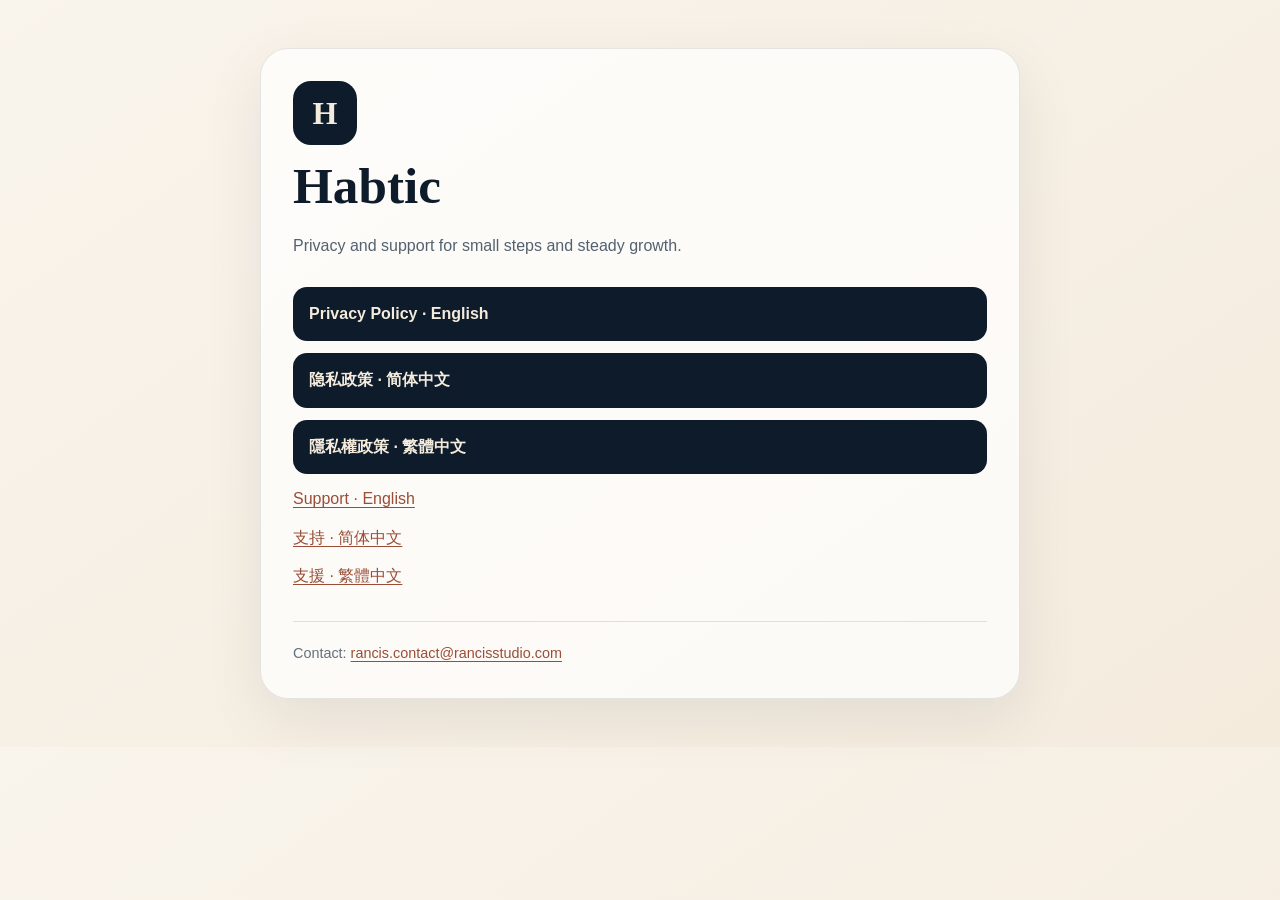
<file: index.html>
<!doctype html><html lang="en"><head><meta charset="utf-8"><meta name="viewport" content="width=device-width,initial-scale=1"><title>Habtic Support</title><link rel="stylesheet" href="styles.css"></head><body><main><div class="mark">H</div><h1>Habtic</h1><p class="lede">Privacy and support for small steps and steady growth.</p><div class="links"><a class="button" href="privacy/en/">Privacy Policy · English</a><a class="button" href="privacy/zh-hans/">隐私政策 · 简体中文</a><a class="button" href="privacy/zh-hant/">隱私權政策 · 繁體中文</a><a href="support/en/">Support · English</a><a href="support/zh-hans/">支持 · 简体中文</a><a href="support/zh-hant/">支援 · 繁體中文</a></div><footer>Contact: <a href="mailto:rancis.contact@rancisstudio.com">rancis.contact@rancisstudio.com</a></footer></main></body></html>
</file>
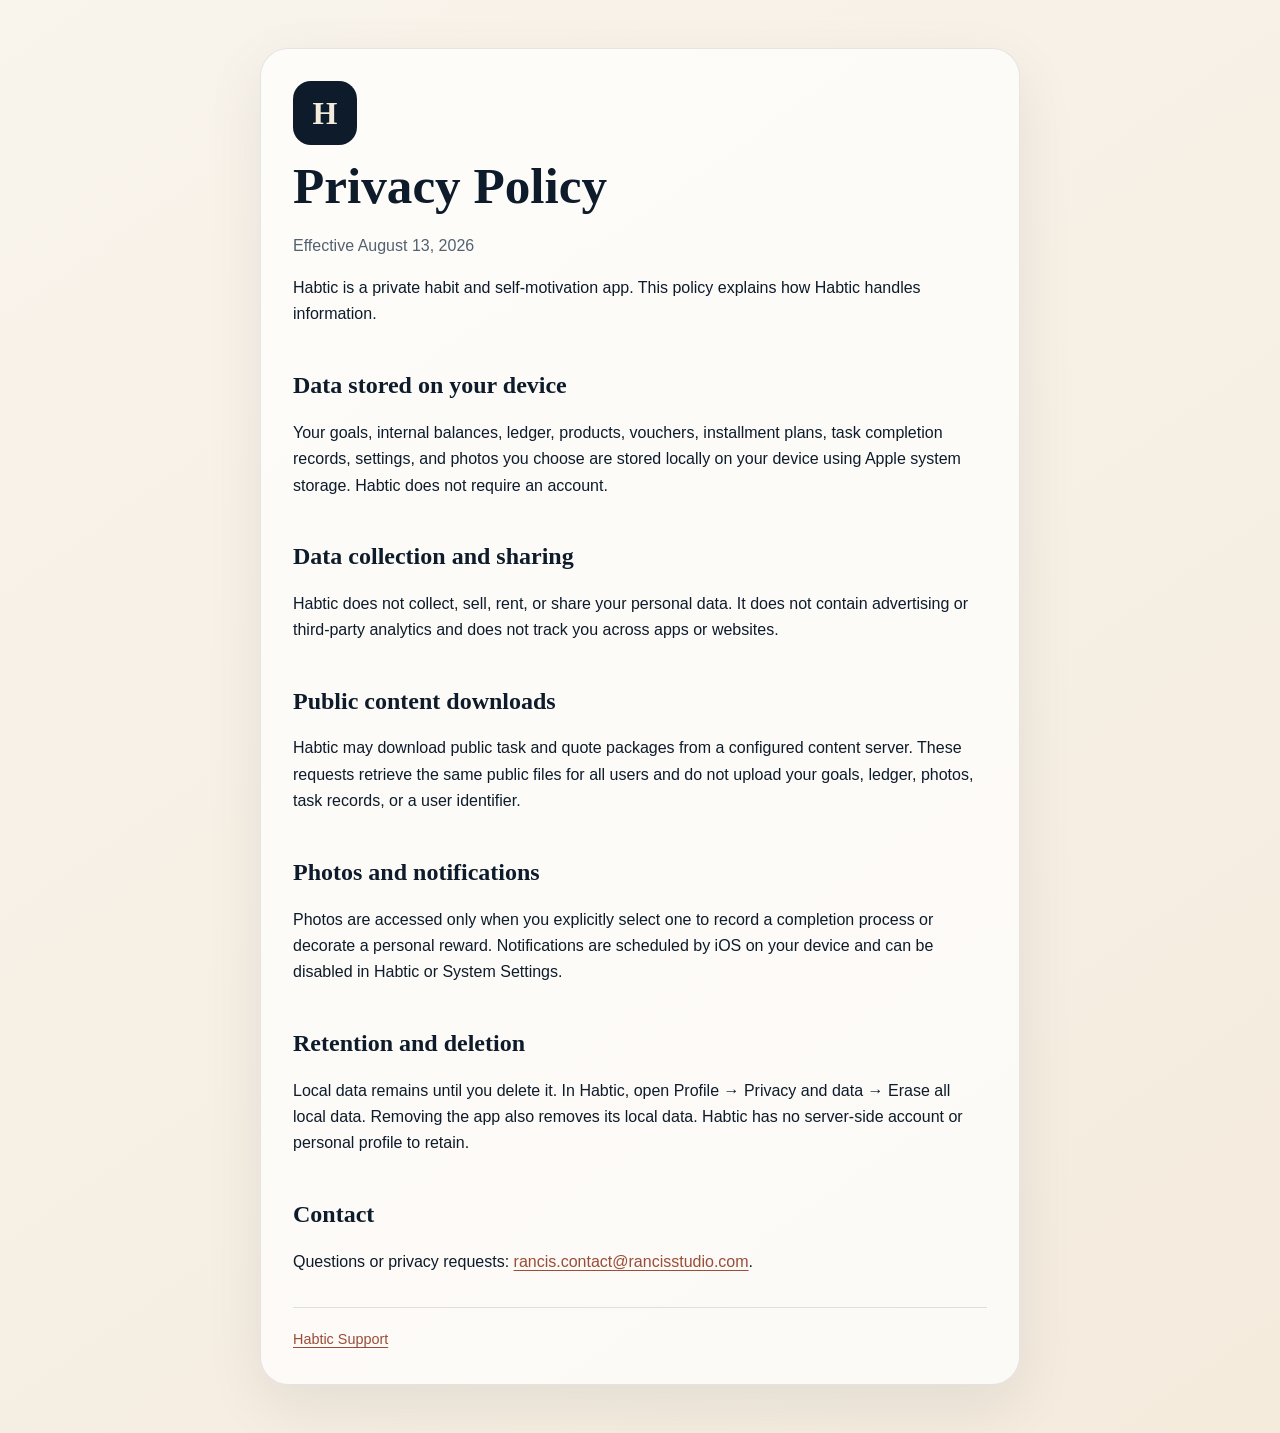
<file: privacy/en/index.html>
<!doctype html><html lang="en"><head><meta charset="utf-8"><meta name="viewport" content="width=device-width,initial-scale=1"><title>Habtic Privacy Policy</title><link rel="stylesheet" href="../../styles.css"></head><body><main><div class="mark">H</div><h1>Privacy Policy</h1><p class="updated">Effective August 13, 2026</p><p>Habtic is a private habit and self-motivation app. This policy explains how Habtic handles information.</p><h2>Data stored on your device</h2><p>Your goals, internal balances, ledger, products, vouchers, installment plans, task completion records, settings, and photos you choose are stored locally on your device using Apple system storage. Habtic does not require an account.</p><h2>Data collection and sharing</h2><p>Habtic does not collect, sell, rent, or share your personal data. It does not contain advertising or third-party analytics and does not track you across apps or websites.</p><h2>Public content downloads</h2><p>Habtic may download public task and quote packages from a configured content server. These requests retrieve the same public files for all users and do not upload your goals, ledger, photos, task records, or a user identifier.</p><h2>Photos and notifications</h2><p>Photos are accessed only when you explicitly select one to record a completion process or decorate a personal reward. Notifications are scheduled by iOS on your device and can be disabled in Habtic or System Settings.</p><h2>Retention and deletion</h2><p>Local data remains until you delete it. In Habtic, open Profile → Privacy and data → Erase all local data. Removing the app also removes its local data. Habtic has no server-side account or personal profile to retain.</p><h2>Contact</h2><p>Questions or privacy requests: <a href="mailto:rancis.contact@rancisstudio.com">rancis.contact@rancisstudio.com</a>.</p><footer><a href="../../">Habtic Support</a></footer></main></body></html>
</file>
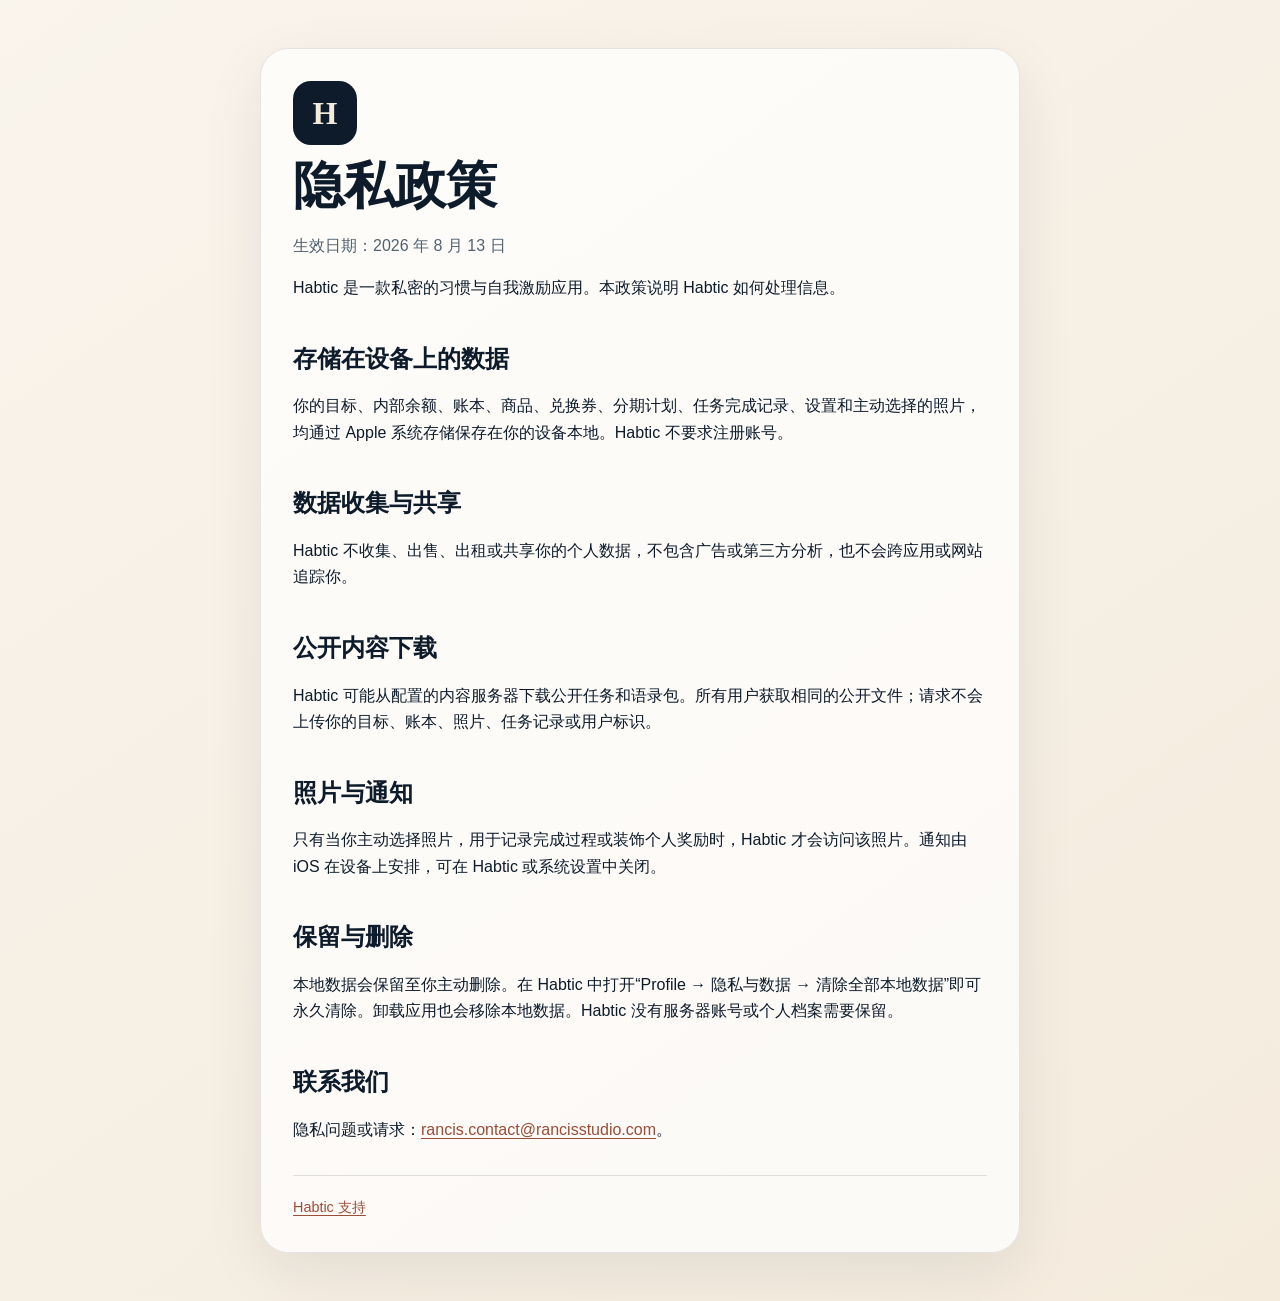
<file: privacy/zh-hans/index.html>
<!doctype html><html lang="zh-Hans"><head><meta charset="utf-8"><meta name="viewport" content="width=device-width,initial-scale=1"><title>Habtic 隐私政策</title><link rel="stylesheet" href="../../styles.css"></head><body><main><div class="mark">H</div><h1>隐私政策</h1><p class="updated">生效日期：2026 年 8 月 13 日</p><p>Habtic 是一款私密的习惯与自我激励应用。本政策说明 Habtic 如何处理信息。</p><h2>存储在设备上的数据</h2><p>你的目标、内部余额、账本、商品、兑换券、分期计划、任务完成记录、设置和主动选择的照片，均通过 Apple 系统存储保存在你的设备本地。Habtic 不要求注册账号。</p><h2>数据收集与共享</h2><p>Habtic 不收集、出售、出租或共享你的个人数据，不包含广告或第三方分析，也不会跨应用或网站追踪你。</p><h2>公开内容下载</h2><p>Habtic 可能从配置的内容服务器下载公开任务和语录包。所有用户获取相同的公开文件；请求不会上传你的目标、账本、照片、任务记录或用户标识。</p><h2>照片与通知</h2><p>只有当你主动选择照片，用于记录完成过程或装饰个人奖励时，Habtic 才会访问该照片。通知由 iOS 在设备上安排，可在 Habtic 或系统设置中关闭。</p><h2>保留与删除</h2><p>本地数据会保留至你主动删除。在 Habtic 中打开“Profile → 隐私与数据 → 清除全部本地数据”即可永久清除。卸载应用也会移除本地数据。Habtic 没有服务器账号或个人档案需要保留。</p><h2>联系我们</h2><p>隐私问题或请求：<a href="mailto:rancis.contact@rancisstudio.com">rancis.contact@rancisstudio.com</a>。</p><footer><a href="../../">Habtic 支持</a></footer></main></body></html>
</file>
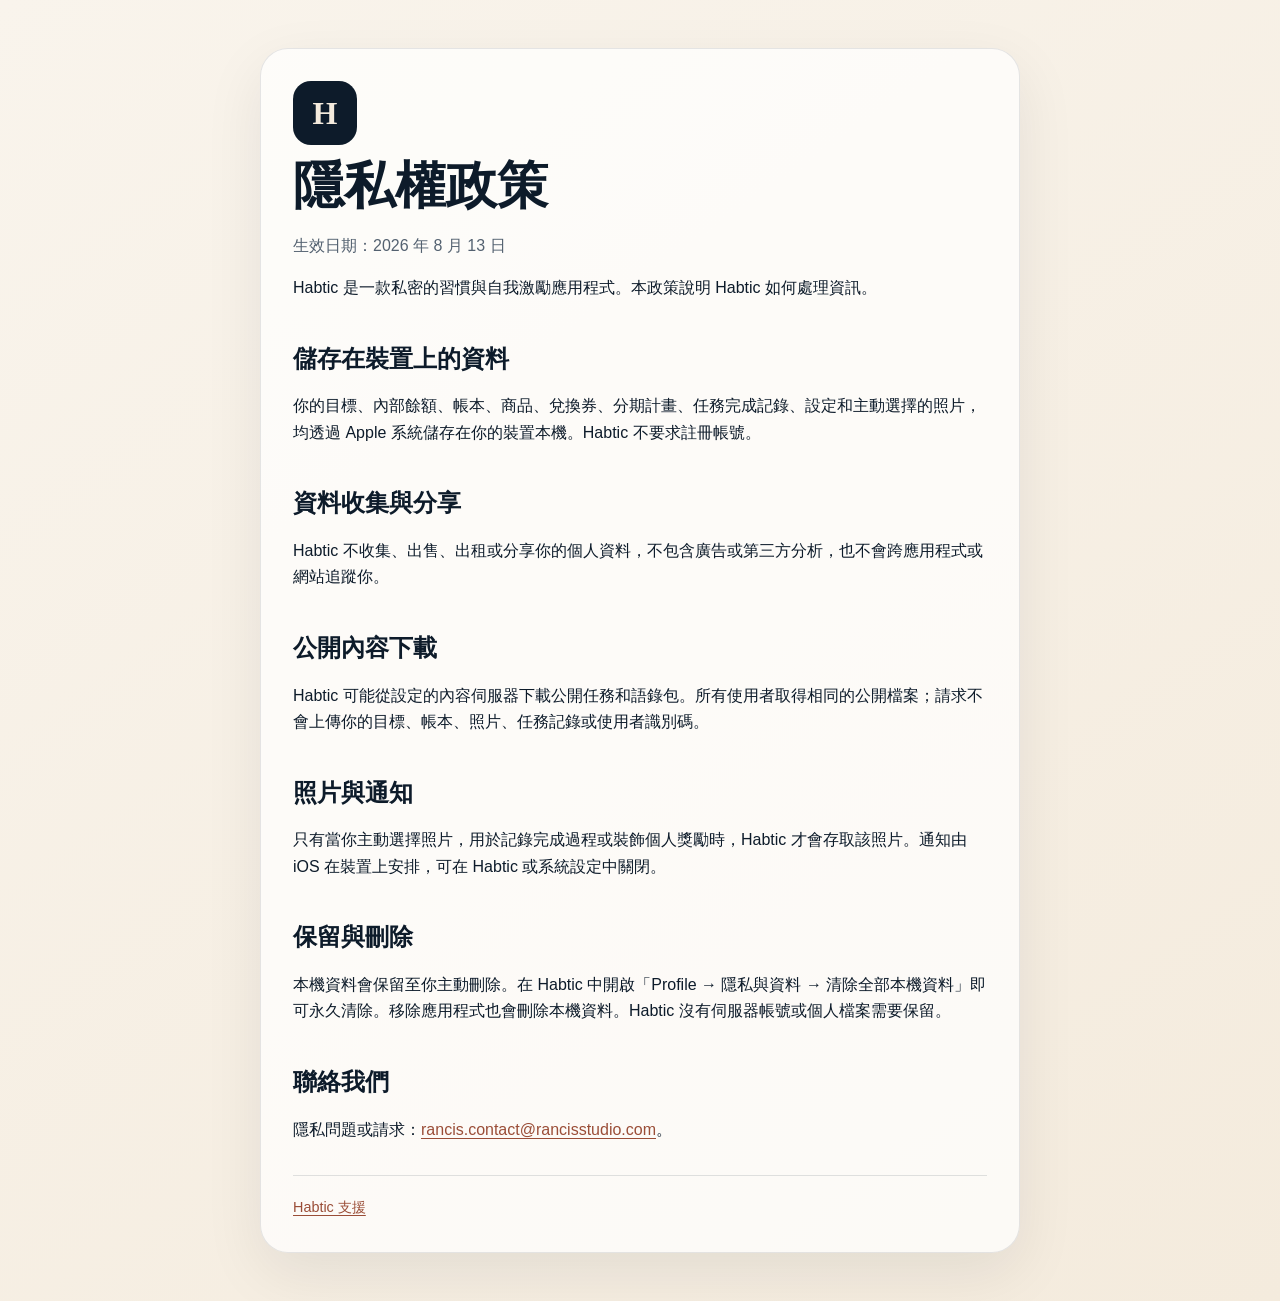
<file: privacy/zh-hant/index.html>
<!doctype html><html lang="zh-Hant"><head><meta charset="utf-8"><meta name="viewport" content="width=device-width,initial-scale=1"><title>Habtic 隱私權政策</title><link rel="stylesheet" href="../../styles.css"></head><body><main><div class="mark">H</div><h1>隱私權政策</h1><p class="updated">生效日期：2026 年 8 月 13 日</p><p>Habtic 是一款私密的習慣與自我激勵應用程式。本政策說明 Habtic 如何處理資訊。</p><h2>儲存在裝置上的資料</h2><p>你的目標、內部餘額、帳本、商品、兌換券、分期計畫、任務完成記錄、設定和主動選擇的照片，均透過 Apple 系統儲存在你的裝置本機。Habtic 不要求註冊帳號。</p><h2>資料收集與分享</h2><p>Habtic 不收集、出售、出租或分享你的個人資料，不包含廣告或第三方分析，也不會跨應用程式或網站追蹤你。</p><h2>公開內容下載</h2><p>Habtic 可能從設定的內容伺服器下載公開任務和語錄包。所有使用者取得相同的公開檔案；請求不會上傳你的目標、帳本、照片、任務記錄或使用者識別碼。</p><h2>照片與通知</h2><p>只有當你主動選擇照片，用於記錄完成過程或裝飾個人獎勵時，Habtic 才會存取該照片。通知由 iOS 在裝置上安排，可在 Habtic 或系統設定中關閉。</p><h2>保留與刪除</h2><p>本機資料會保留至你主動刪除。在 Habtic 中開啟「Profile → 隱私與資料 → 清除全部本機資料」即可永久清除。移除應用程式也會刪除本機資料。Habtic 沒有伺服器帳號或個人檔案需要保留。</p><h2>聯絡我們</h2><p>隱私問題或請求：<a href="mailto:rancis.contact@rancisstudio.com">rancis.contact@rancisstudio.com</a>。</p><footer><a href="../../">Habtic 支援</a></footer></main></body></html>
</file>
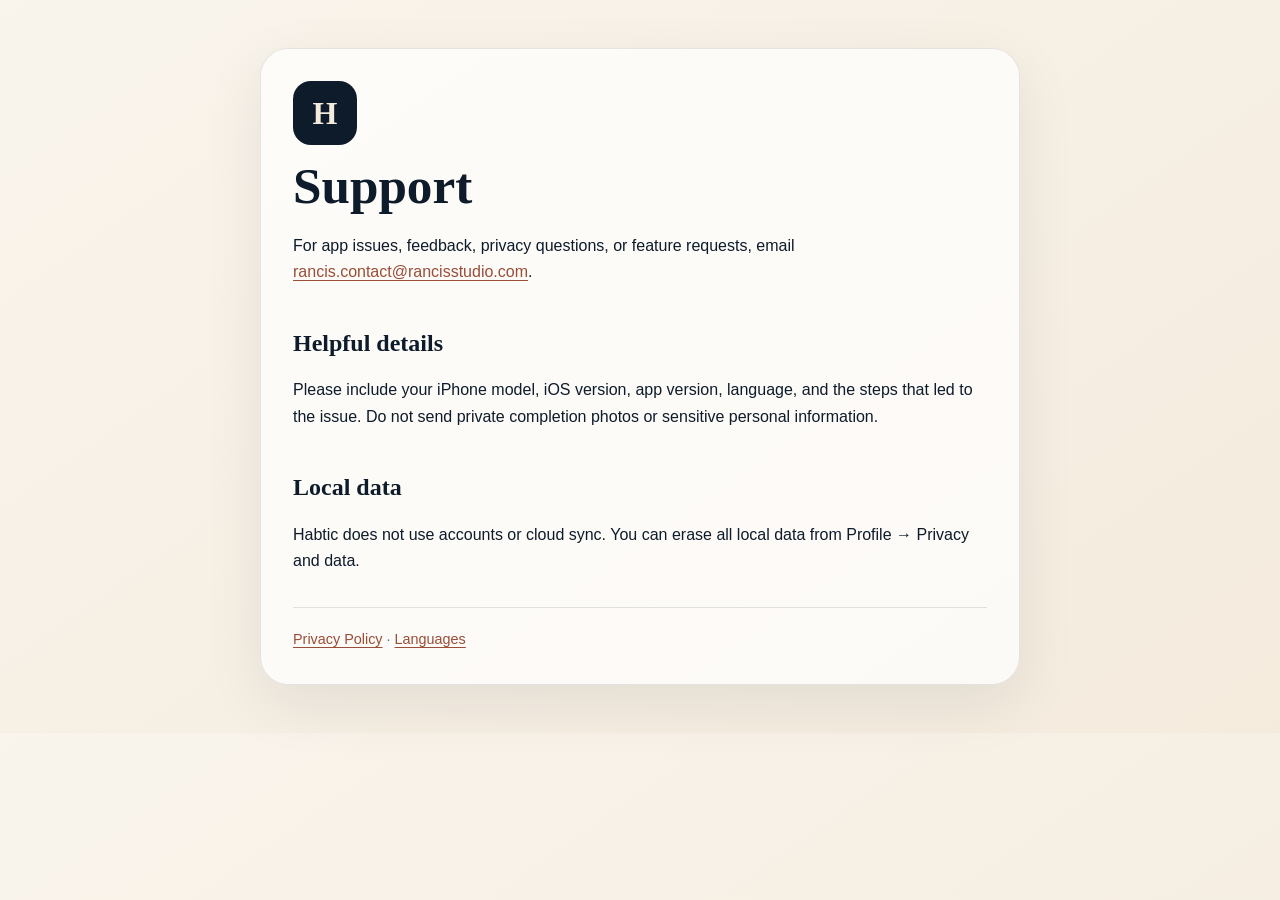
<file: support/en/index.html>
<!doctype html><html lang="en"><head><meta charset="utf-8"><meta name="viewport" content="width=device-width,initial-scale=1"><title>Habtic Support</title><link rel="stylesheet" href="../../styles.css"></head><body><main><div class="mark">H</div><h1>Support</h1><p>For app issues, feedback, privacy questions, or feature requests, email <a href="mailto:rancis.contact@rancisstudio.com">rancis.contact@rancisstudio.com</a>.</p><h2>Helpful details</h2><p>Please include your iPhone model, iOS version, app version, language, and the steps that led to the issue. Do not send private completion photos or sensitive personal information.</p><h2>Local data</h2><p>Habtic does not use accounts or cloud sync. You can erase all local data from Profile → Privacy and data.</p><footer><a href="../../privacy/en/">Privacy Policy</a> · <a href="../../">Languages</a></footer></main></body></html>
</file>
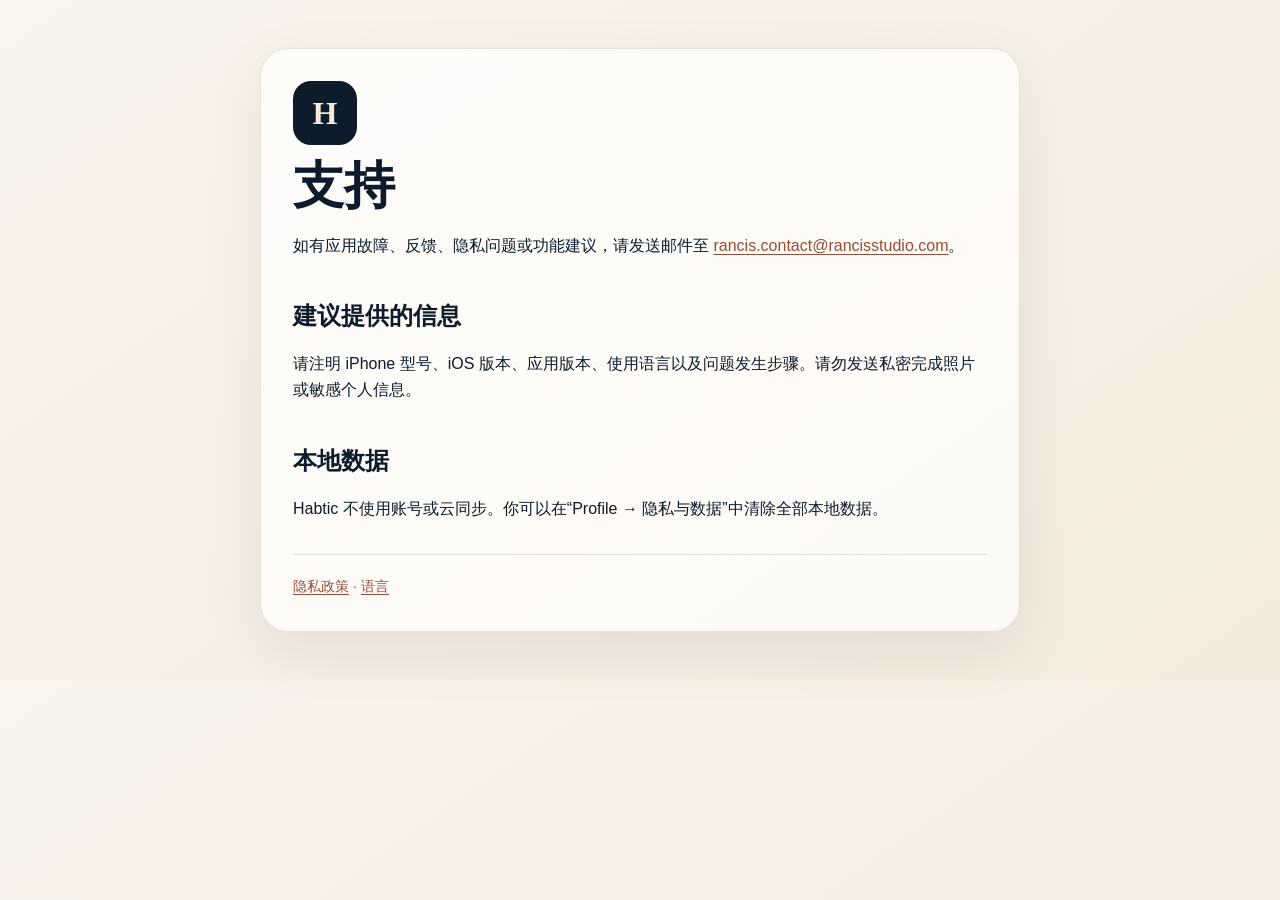
<file: support/zh-hans/index.html>
<!doctype html><html lang="zh-Hans"><head><meta charset="utf-8"><meta name="viewport" content="width=device-width,initial-scale=1"><title>Habtic 支持</title><link rel="stylesheet" href="../../styles.css"></head><body><main><div class="mark">H</div><h1>支持</h1><p>如有应用故障、反馈、隐私问题或功能建议，请发送邮件至 <a href="mailto:rancis.contact@rancisstudio.com">rancis.contact@rancisstudio.com</a>。</p><h2>建议提供的信息</h2><p>请注明 iPhone 型号、iOS 版本、应用版本、使用语言以及问题发生步骤。请勿发送私密完成照片或敏感个人信息。</p><h2>本地数据</h2><p>Habtic 不使用账号或云同步。你可以在“Profile → 隐私与数据”中清除全部本地数据。</p><footer><a href="../../privacy/zh-hans/">隐私政策</a> · <a href="../../">语言</a></footer></main></body></html>
</file>
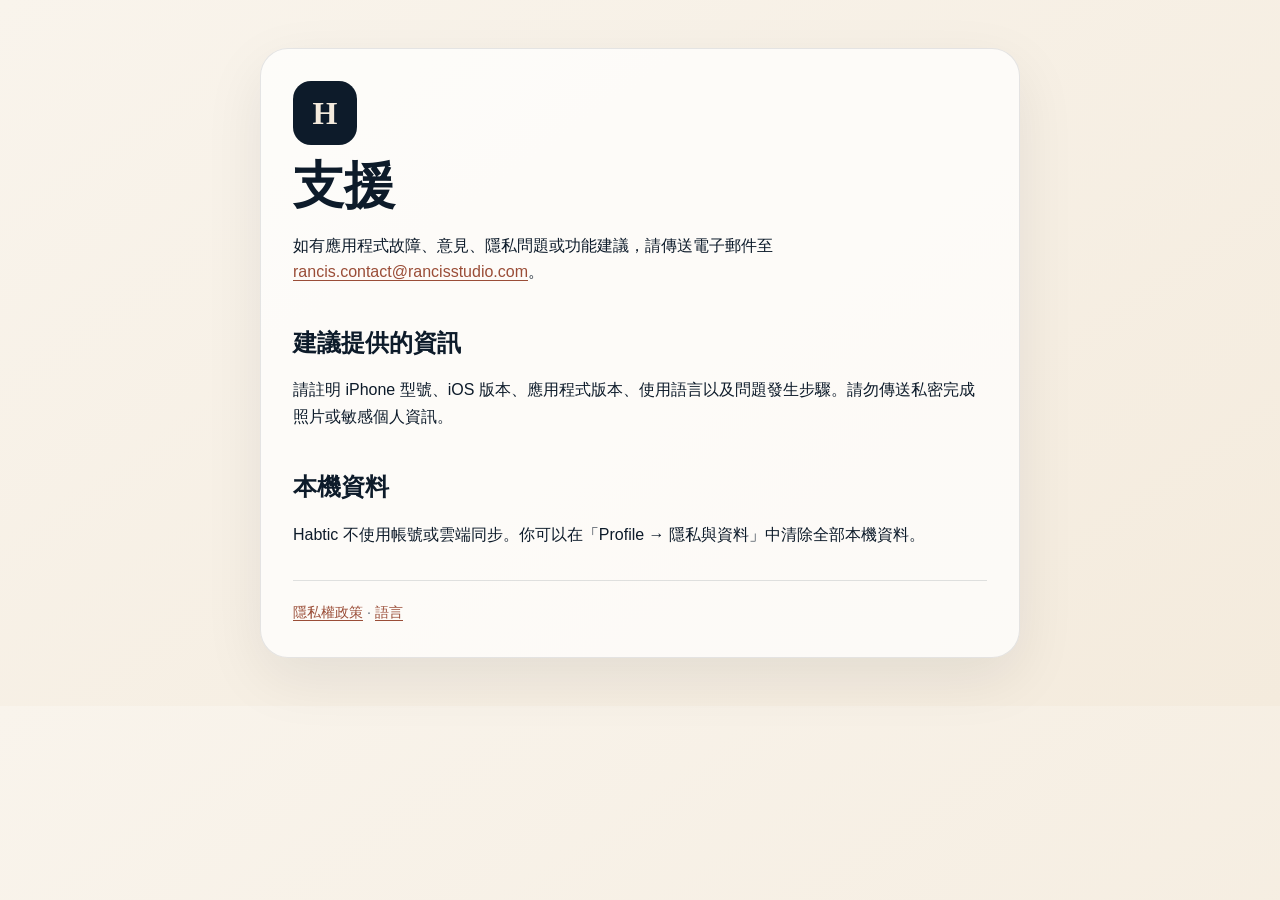
<file: support/zh-hant/index.html>
<!doctype html><html lang="zh-Hant"><head><meta charset="utf-8"><meta name="viewport" content="width=device-width,initial-scale=1"><title>Habtic 支援</title><link rel="stylesheet" href="../../styles.css"></head><body><main><div class="mark">H</div><h1>支援</h1><p>如有應用程式故障、意見、隱私問題或功能建議，請傳送電子郵件至 <a href="mailto:rancis.contact@rancisstudio.com">rancis.contact@rancisstudio.com</a>。</p><h2>建議提供的資訊</h2><p>請註明 iPhone 型號、iOS 版本、應用程式版本、使用語言以及問題發生步驟。請勿傳送私密完成照片或敏感個人資訊。</p><h2>本機資料</h2><p>Habtic 不使用帳號或雲端同步。你可以在「Profile → 隱私與資料」中清除全部本機資料。</p><footer><a href="../../privacy/zh-hant/">隱私權政策</a> · <a href="../../">語言</a></footer></main></body></html>
</file>
<file: styles.css>
:root { color-scheme: light dark; --navy:#0D1B2A; --cream:#F4EBDD; --brown:#8B5E3C; --orange:#C86F52; --mist:#AFC4D3; }
* { box-sizing:border-box; }
body { margin:0; font:16px/1.65 -apple-system,BlinkMacSystemFont,"Segoe UI",sans-serif; color:var(--navy); background:linear-gradient(145deg,#f9f4ec,var(--cream)); }
main { width:min(760px,calc(100% - 32px)); margin:48px auto; padding:32px; background:rgba(255,255,255,.72); border:1px solid rgba(13,27,42,.1); border-radius:28px; box-shadow:0 20px 60px rgba(13,27,42,.08); }
h1,h2 { font-family:Georgia,serif; line-height:1.2; }
h1 { font-size:clamp(2rem,6vw,3.2rem); margin:.2em 0; }
h2 { margin-top:1.8em; }
.mark { width:64px;height:64px;border-radius:18px;background:var(--navy);color:var(--cream);display:grid;place-items:center;font:700 32px Georgia,serif; }
.lede,.updated { color:#536170; }
.links { display:grid; gap:12px; margin:28px 0; }
a { color:#9a4d37; text-underline-offset:3px; }
.button { display:block;padding:14px 16px;border-radius:14px;background:var(--navy);color:var(--cream);text-decoration:none;font-weight:650; }
footer { margin-top:32px;padding-top:20px;border-top:1px solid rgba(13,27,42,.12);font-size:.9rem;color:#63707d; }
@media (prefers-color-scheme:dark) { body{color:var(--cream);background:var(--navy)} main{background:#16283E;border-color:#35485d}.lede,.updated,footer{color:var(--mist)} a{color:#e68d70}.button{background:var(--cream);color:var(--navy)} }
</file>
